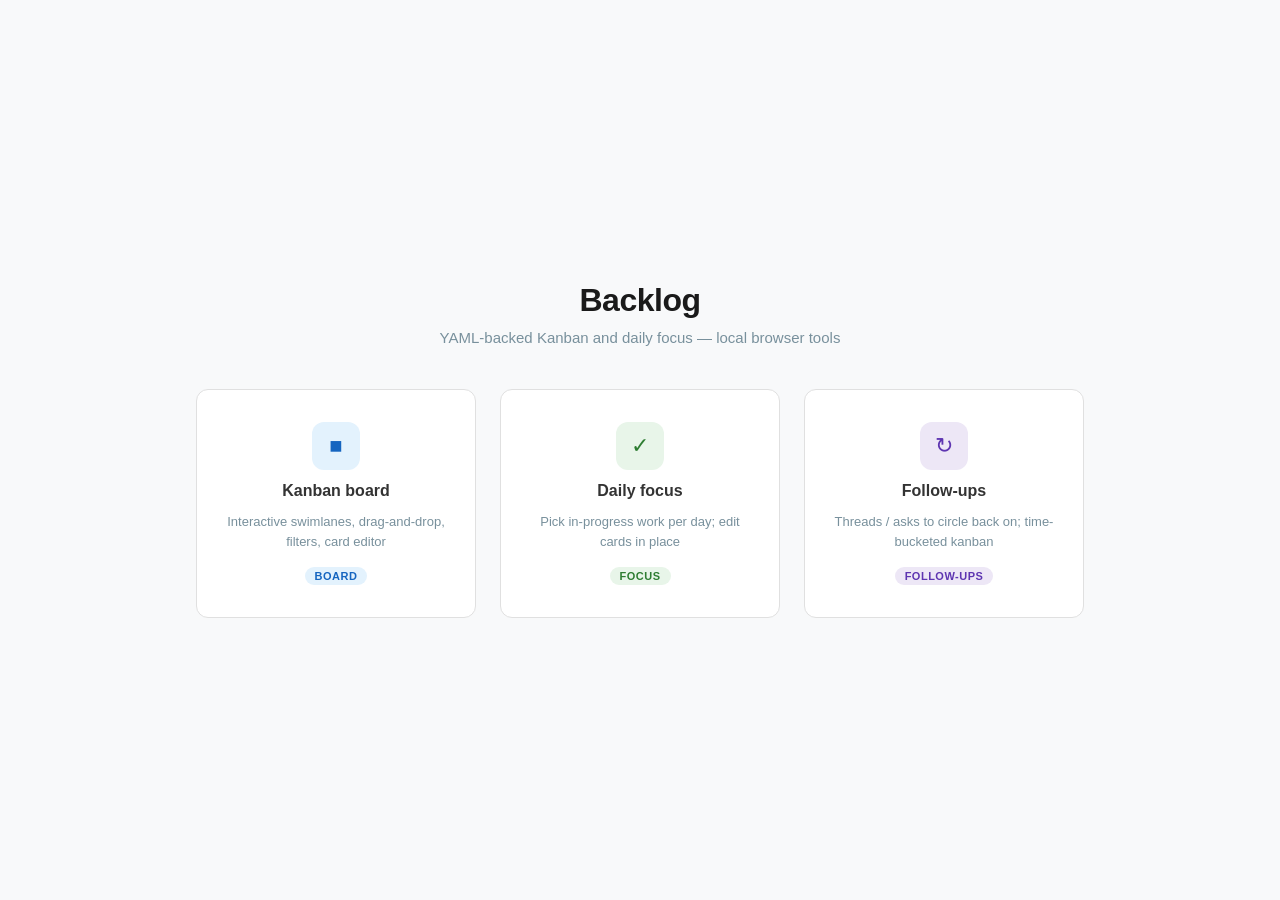
<file: index.html>
<!DOCTYPE html>
<html lang="en">
<head>
<meta charset="utf-8">
<meta name="viewport" content="width=device-width, initial-scale=1">
<title>Backlog</title>
<style>
*,*::before,*::after{box-sizing:border-box;margin:0;padding:0}
body{font-family:-apple-system,BlinkMacSystemFont,'Segoe UI',Roboto,Helvetica,Arial,sans-serif;background:#f8f9fa;color:#333;min-height:100vh;display:flex;flex-direction:column;align-items:center;justify-content:center}
.container{text-align:center;max-width:1000px;padding:40px 24px}
h1{font-size:32px;font-weight:700;color:#1a1a1a;letter-spacing:-.5px}
.subtitle{font-size:15px;color:#78909c;margin-top:8px;line-height:1.5}
.cards{display:flex;gap:24px;margin-top:40px;flex-wrap:wrap;justify-content:center}
.card{flex:1;min-width:220px;max-width:280px;padding:32px 24px;background:#fff;border-radius:12px;border:1px solid #e0e0e0;text-decoration:none;color:#333;transition:all .2s;cursor:pointer;display:flex;flex-direction:column;align-items:center;gap:12px}
.card:hover{border-color:#90a4ae;box-shadow:0 4px 20px rgba(0,0,0,.08);transform:translateY(-2px)}
.card-icon{width:48px;height:48px;border-radius:12px;display:flex;align-items:center;justify-content:center;font-size:22px}
.card-icon.board{background:#e3f2fd;color:#1565c0}
.card-icon.focus{background:#e8f5e9;color:#2e7d32}
.card-icon.followup{background:#ede7f6;color:#5e35b1}
.card-title{font-size:16px;font-weight:600}
.card-desc{font-size:13px;color:#78909c;line-height:1.5}
.card-env{display:inline-block;padding:3px 10px;border-radius:10px;font-size:11px;font-weight:600;text-transform:uppercase;letter-spacing:.5px;margin-top:4px}
.card-env.board{background:#e3f2fd;color:#1565c0}
.card-env.focus{background:#e8f5e9;color:#2e7d32}
.card-env.followup{background:#ede7f6;color:#5e35b1}
.hint{margin-top:32px;font-size:13px;color:#90a4ae;max-width:36rem;line-height:1.5}
.hint code{font-size:12px;background:#eceff1;padding:2px 6px;border-radius:4px}
.file-warn{display:none;margin:0 0 20px 0;max-width:40rem;padding:14px 16px;background:#ffebee;border:1px solid #ef9a9a;border-radius:10px;color:#b71c1c;font-size:14px;line-height:1.5;text-align:left}
.file-warn code{font-size:13px;background:#ffcdd2;padding:2px 6px;border-radius:4px}
.file-warn strong{display:block;margin-bottom:6px}
</style>
</head>
<body>
<div class="container">
  <h1>Backlog</h1>
  <p class="subtitle">YAML-backed Kanban and daily focus — local browser tools</p>
  <div class="cards">
    <a class="card" href="board.html">
      <div class="card-icon board">&#9632;</div>
      <div class="card-title">Kanban board</div>
      <div class="card-desc">Interactive swimlanes, drag-and-drop, filters, card editor</div>
      <span class="card-env board">Board</span>
    </a>
    <a class="card" href="focus.html">
      <div class="card-icon focus">&#10003;</div>
      <div class="card-title">Daily focus</div>
      <div class="card-desc">Pick in-progress work per day; edit cards in place</div>
      <span class="card-env focus">Focus</span>
    </a>
    <a class="card" href="follow_ups.html">
      <div class="card-icon followup">&#8635;</div>
      <div class="card-title">Follow-ups</div>
      <div class="card-desc">Threads / asks to circle back on; time-bucketed kanban</div>
      <span class="card-env followup">Follow-ups</span>
    </a>
  </div>
</div>
</body>
</html>
</file>
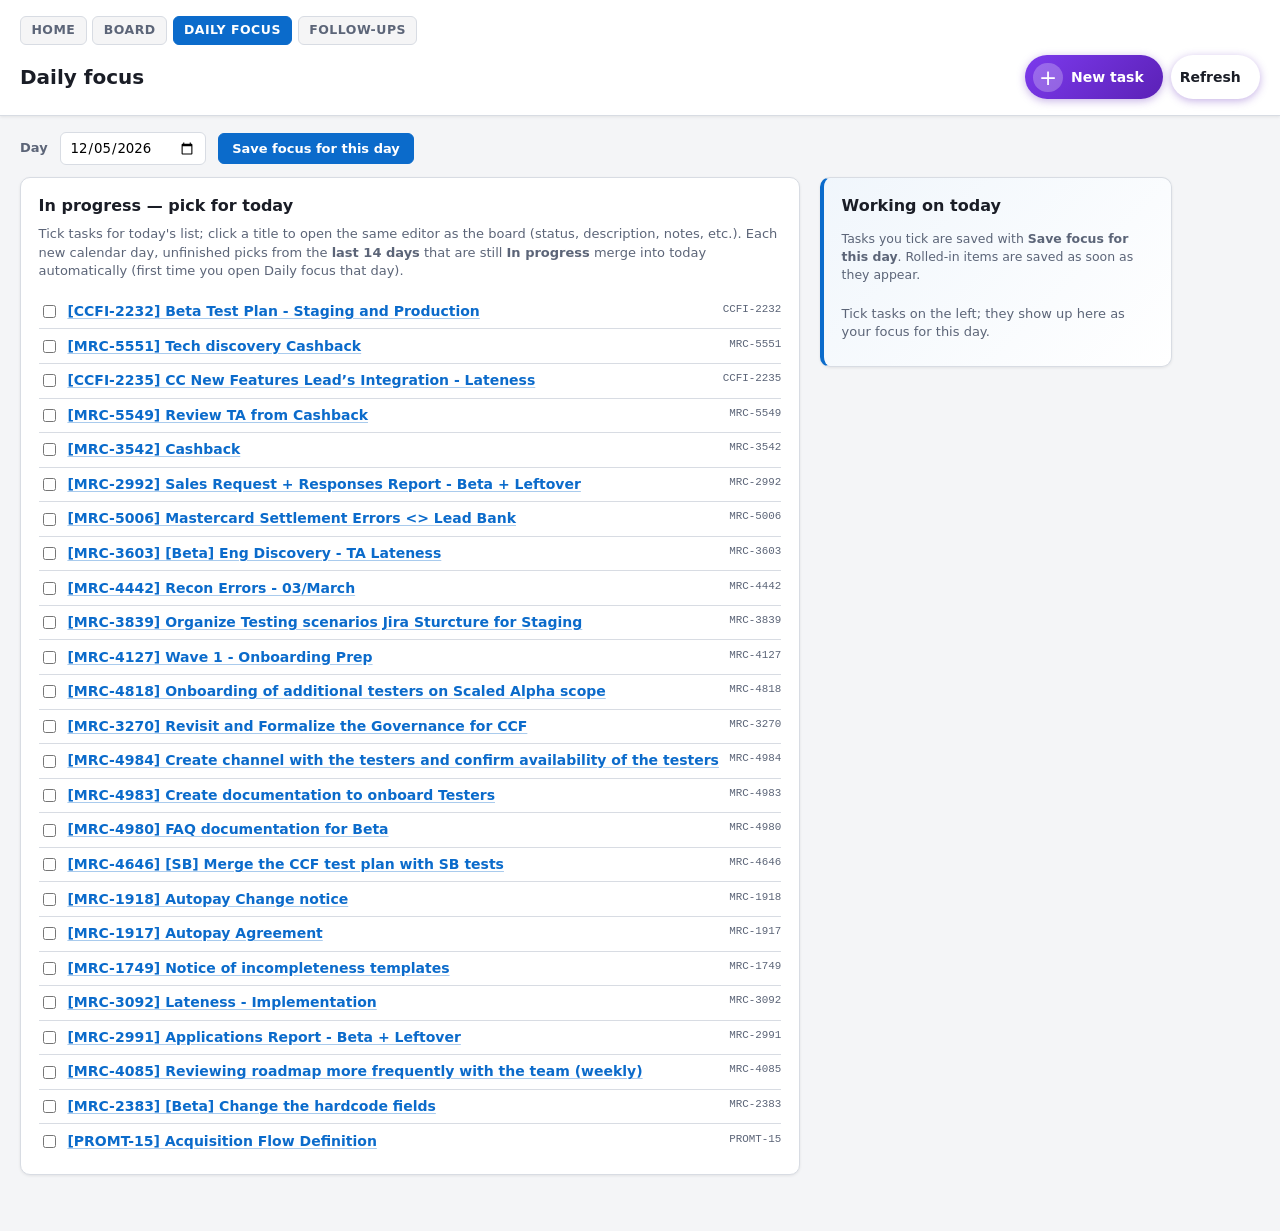
<file: focus.html>
<!DOCTYPE html>
<html lang="en">
<head>
  <meta charset="utf-8">
  <meta name="viewport" content="width=device-width, initial-scale=1">
  <title>Daily focus — Backlog</title>
  <link rel="stylesheet" href="board_styles.css?v=dense-1">
  <link rel="stylesheet" href="focus_styles.css?v=5-priority">
</head>
<body>
  <div id="load-error" class="error-banner"></div>
  <header>
    <nav class="app-pages" aria-label="Pages">
      <a href="index.html" class="app-page-link">Home</a>
      <a href="board.html" class="app-page-link">Board</a>
      <a href="focus.html" class="app-page-link is-current">Daily focus</a>
      <a href="follow_ups.html" class="app-page-link">Follow-ups</a>
    </nav>
    <div class="header-title-row">
      <h1>Daily focus</h1>
      <div style="display:flex;gap:0.5rem;flex-wrap:wrap;">
        <button type="button" class="btn-add-card-main" id="btn-open-add-task" aria-label="New task" title="New task (same list as Board)">
          <span class="btn-add-card-icon" aria-hidden="true">+</span>
          <span class="btn-add-card-label">New task</span>
        </button>
        <button type="button" class="btn-add-card-main" id="btn-refresh" style="border-color:var(--border);background:var(--surface);color:var(--text);" title="Reload from board-data.json + browser storage">
          <span class="btn-add-card-label">Refresh</span>
        </button>
      </div>
    </div>
  </header>

  <main class="focus-main">
    <div class="focus-toolbar">
      <label for="focus-date">Day</label>
      <input type="date" id="focus-date" autocomplete="off" />
      <button type="button" class="primary" id="btn-save-focus">Save focus for this day</button>
      <span id="focus-save-status" class="focus-save-status" aria-live="polite"></span>
    </div>

    <div class="focus-columns">
      <section class="focus-panel focus-panel--pool" aria-labelledby="in-progress-heading">
        <h2 id="in-progress-heading">In progress — pick for today</h2>
        <p class="focus-panel-lead">Tick tasks for today's list; click a title to open the same editor as the board (status, description, notes, etc.). Each new calendar day, unfinished picks from the <strong>last 14 days</strong> that are still <strong>In progress</strong> merge into today automatically (first time you open Daily focus that day).</p>
        <div id="in-progress-list"></div>
      </section>

      <section class="focus-panel focus-panel--working" aria-labelledby="working-heading">
        <div class="focus-working-head">
          <h2 id="working-heading">Working on today</h2>
          <span id="focus-working-count" class="focus-working-count" aria-live="polite"></span>
        </div>
        <p class="focus-panel-lead focus-panel-lead--muted">Tasks you tick are saved with <strong>Save focus for this day</strong>. Rolled-in items are saved as soon as they appear.</p>
        <div id="focus-selected-summary" class="focus-working-list"></div>
      </section>
    </div>
  </main>

  <div id="modal-backdrop" class="modal-backdrop" aria-hidden="true">
    <div class="modal" role="dialog" aria-modal="true" aria-labelledby="modal-dialog-heading">
      <div class="modal-head">
        <h2 id="modal-dialog-heading">Edit card</h2>
      </div>
      <div class="modal-body">
        <label for="modal-title-input">Title</label>
        <input type="text" id="modal-title-input" class="modal-title-input" autocomplete="off" placeholder="Card title" />

        <label for="modal-front">Label (front)</label>
        <select id="modal-front" autocomplete="off"></select>

        <label for="modal-priority">Priority</label>
        <select id="modal-priority" autocomplete="off">
          <option value="critical">Critical</option>
          <option value="urgent">Urgent</option>
          <option value="medium">Medium</option>
          <option value="backlog">Low</option>
          <option value="next_steps">Next step</option>
        </select>

        <label for="modal-status">Status (workflow)</label>
        <select id="modal-status" autocomplete="off">
          <option value="backlog">Backlog</option>
          <option value="selected_for_development">Selected for development</option>
          <option value="in_progress">In progress</option>
          <option value="in_review">In review</option>
          <option value="blocked">Blocked</option>
          <option value="done">Done</option>
          <option value="canceled">Canceled</option>
        </select>

        <label for="modal-description">Description</label>
        <textarea id="modal-description" rows="6" autocomplete="off"></textarea>

        <label for="modal-dod">Definition of done</label>
        <textarea id="modal-dod" rows="3" autocomplete="off"></textarea>

        <label for="modal-due">Due date</label>
        <input type="date" id="modal-due" autocomplete="off" />

        <label for="modal-context">Context (local notes only)</label>
        <textarea id="modal-context" rows="3" placeholder="Not synced anywhere — your working notes" autocomplete="off"></textarea>

        <label>Links &amp; sources</label>
        <div id="modal-links" class="links"></div>
      </div>
      <div class="modal-foot">
        <button type="button" id="btn-modal-reset-desc">Reset description to source</button>
        <button type="button" class="danger" id="btn-modal-reset-all">Reset all local edits</button>
        <button type="button" class="danger" id="btn-modal-remove-from-board">Remove from board…</button>
        <button type="button" id="btn-modal-close">Cancel</button>
        <button type="button" class="primary" id="btn-modal-save">Save</button>
      </div>
    </div>
  </div>

  <div id="add-modal-backdrop" class="modal-backdrop" aria-hidden="true">
    <div class="modal" role="dialog" aria-modal="true" aria-labelledby="add-modal-title">
      <div class="modal-head">
        <h2 id="add-modal-title">Add task</h2>
      </div>
      <div class="modal-body">
        <label for="add-title">Title</label>
        <input type="text" id="add-title" autocomplete="off" placeholder="Short title" />

        <label for="add-description">Description</label>
        <textarea id="add-description" rows="4" autocomplete="off"></textarea>

        <label for="add-front">Label (front)</label>
        <select id="add-front" autocomplete="off"></select>

        <label for="add-priority">Priority</label>
        <select id="add-priority" autocomplete="off">
          <option value="critical">Critical</option>
          <option value="urgent" selected>Urgent</option>
          <option value="medium">Medium</option>
          <option value="backlog">Low</option>
          <option value="next_steps">Next step</option>
        </select>

        <label for="add-status">Status</label>
        <select id="add-status" autocomplete="off">
          <option value="backlog">Backlog</option>
          <option value="selected_for_development">Selected for development</option>
          <option value="in_progress" selected>In progress</option>
          <option value="in_review">In review</option>
          <option value="blocked">Blocked</option>
          <option value="done">Done</option>
          <option value="canceled">Canceled</option>
        </select>

        <label for="add-dod">Definition of done (optional)</label>
        <textarea id="add-dod" rows="2" autocomplete="off"></textarea>

        <label for="add-people">People (optional, comma-separated)</label>
        <input type="text" id="add-people" autocomplete="off" placeholder="Name, Name" />
      </div>
      <div class="modal-foot">
        <button type="button" id="btn-add-cancel">Cancel</button>
        <button type="button" class="primary" id="btn-add-save">Add task</button>
      </div>
    </div>
  </div>

  <script src="backlog_shared.js" defer></script>
  <script src="backlog_card_editor.js?v=1" defer></script>
  <script src="focus_app.js?v=9-priority" defer></script>
</body>
</html>
</file>
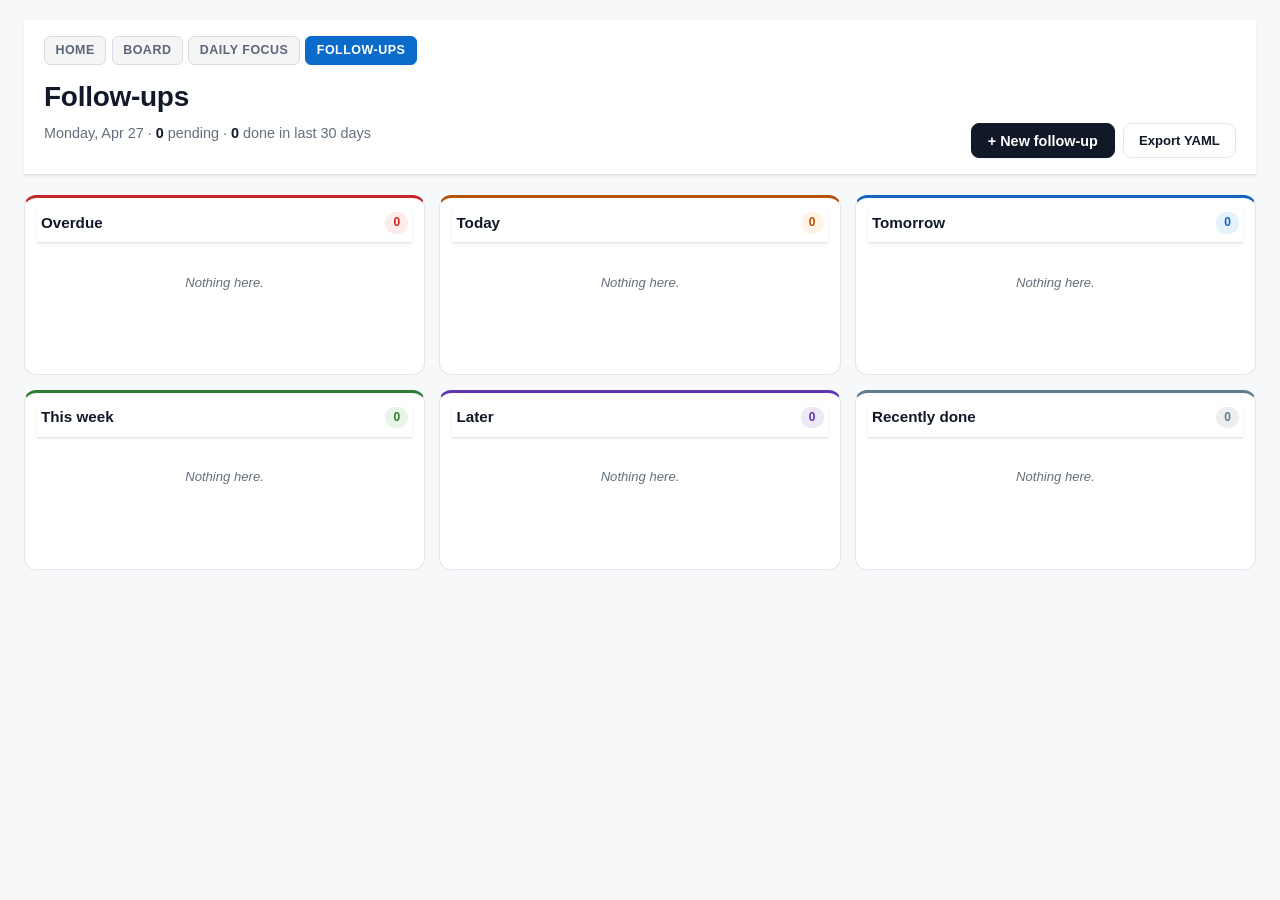
<file: follow_ups.html>
<!DOCTYPE html>
<html lang="en">
<head>
  <meta charset="utf-8">
  <meta name="viewport" content="width=device-width, initial-scale=1">
  <title>Follow-ups — Backlog</title>
  <link rel="stylesheet" href="board_styles.css?v=dense-1">
  <link rel="stylesheet" href="follow_up_styles.css?v=3">
</head>
<body class="fu-body">
  <header class="fu-page-head">
    <nav class="app-pages" aria-label="Pages">
      <a href="index.html" class="app-page-link">Home</a>
      <a href="board.html" class="app-page-link">Board</a>
      <a href="focus.html" class="app-page-link">Daily focus</a>
      <a href="follow_ups.html" class="app-page-link is-current">Follow-ups</a>
    </nav>
    <div class="fu-header-row">
      <div>
        <h1>Follow-ups</h1>
        <p class="fu-lead" id="fu-lead">Monday Apr 27 · loading…</p>
      </div>
      <div class="fu-header-actions">
        <button type="button" class="fu-add-btn" id="fu-add-open">+ New follow-up</button>
        <button type="button" class="fu-secondary-btn" id="fu-export-open" title="Copy the YAML for all items (for backup / git)">Export YAML</button>
      </div>
    </div>
  </header>

  <main class="fu-board" id="fu-board">
    <section class="fu-col fu-col--overdue" data-bucket="overdue">      <header class="fu-col-head"><h2>Overdue</h2><span class="fu-col-count" data-count-for="overdue">0</span></header>      <div class="fu-col-body" data-body-for="overdue"></div>    </section>
    <section class="fu-col fu-col--today" data-bucket="today">      <header class="fu-col-head"><h2>Today</h2><span class="fu-col-count" data-count-for="today">0</span></header>      <div class="fu-col-body" data-body-for="today"></div>    </section>
    <section class="fu-col fu-col--tomorrow" data-bucket="tomorrow">      <header class="fu-col-head"><h2>Tomorrow</h2><span class="fu-col-count" data-count-for="tomorrow">0</span></header>      <div class="fu-col-body" data-body-for="tomorrow"></div>    </section>
    <section class="fu-col fu-col--this_week" data-bucket="this_week">      <header class="fu-col-head"><h2>This week</h2><span class="fu-col-count" data-count-for="this_week">0</span></header>      <div class="fu-col-body" data-body-for="this_week"></div>    </section>
    <section class="fu-col fu-col--later" data-bucket="later">      <header class="fu-col-head"><h2>Later</h2><span class="fu-col-count" data-count-for="later">0</span></header>      <div class="fu-col-body" data-body-for="later"></div>    </section>
    <section class="fu-col fu-col--done" data-bucket="done">      <header class="fu-col-head"><h2>Recently done</h2><span class="fu-col-count" data-count-for="done">0</span></header>      <div class="fu-col-body" data-body-for="done"></div>    </section>
  </main>

  <dialog id="fu-edit-dialog" class="fu-dialog">
    <form method="dialog" class="fu-form" id="fu-edit-form">
      <h2 id="fu-edit-title">New follow-up</h2>
      <label>Title
        <input type="text" name="title" required autocomplete="off" placeholder="Reply to Davi re: Staging issues">
      </label>
      <label>Link (Slack thread / Jira / doc)
        <input type="url" name="url" autocomplete="off" placeholder="https://nubank.slack.com/...">
      </label>
      <label>Context (optional)
        <input type="text" name="context" autocomplete="off" placeholder="waiting on PR review">
      </label>
      <label>People (optional, comma-separated)
        <input type="text" name="people" autocomplete="off" placeholder="Davi Melazo, Viotti">
      </label>
      <label>Follow up on
        <input type="date" name="follow_up_on" required>
      </label>
      <div class="fu-form-actions">
        <button type="button" class="fu-danger-btn" id="fu-edit-delete" hidden>Delete</button>
        <span class="fu-spacer"></span>
        <button type="button" id="fu-edit-close">Cancel</button>
        <button type="button" class="fu-primary-btn" id="fu-edit-save">Save</button>
      </div>
    </form>
  </dialog>

  <dialog id="fu-export-dialog" class="fu-dialog">
    <form method="dialog" class="fu-form">
      <h2>Export follow-ups</h2>
      <p class="fu-form-hint">Paste this into <code>follow_ups.yaml</code> (or save to disk) to back up your browser state to git.</p>
      <textarea id="fu-export-text" rows="14" readonly spellcheck="false"></textarea>
      <div class="fu-form-actions">
        <span class="fu-spacer"></span>
        <button type="button" id="fu-export-copy" class="fu-primary-btn">Copy to clipboard</button>
        <button type="button" id="fu-export-close">Close</button>
      </div>
    </form>
  </dialog>

  <div id="fu-toast" class="fu-toast" role="status" aria-live="polite"></div>

  <script src="follow_ups.js?v=3" defer></script>
</body>
</html>
</file>
<file: board_styles.css>
/* Light Kanban board — used by BOARD.html + board_app.js */
:root {
  --bg: #f4f5f7;
  --surface: #ffffff;
  --border: #d8dce3;
  --text: #1a1d26;
  --muted: #5c6578;
  --accent: #0b6bcb;
  --front-bg: #e3f2e9;
  --front-text: #1b5e3a;
  --source-bg: #e8eef9;
  --shadow: 0 1px 3px rgba(0, 0, 0, 0.08);
  --drag-outline: #0b6bcb;
}

* {
  box-sizing: border-box;
}

body {
  margin: 0;
  font-family: ui-sans-serif, system-ui, -apple-system, "Segoe UI", Roboto, sans-serif;
  background: var(--bg);
  color: var(--text);
  line-height: 1.45;
  min-height: 100vh;
}

.header-title-row {
  display: flex;
  align-items: center;
  justify-content: space-between;
  gap: 1rem;
  flex-wrap: wrap;
}

.header-title-row h1 {
  margin: 0;
  font-size: 1.25rem;
  font-weight: 600;
}

.app-pages {
  display: flex;
  flex-wrap: wrap;
  gap: 0.35rem;
  margin-bottom: 0.65rem;
}

.app-page-link {
  font-size: 0.78rem;
  font-weight: 700;
  text-transform: uppercase;
  letter-spacing: 0.04em;
  padding: 0.28rem 0.65rem;
  border-radius: 6px;
  border: 1px solid var(--border);
  color: var(--muted);
  text-decoration: none;
  background: rgba(15, 23, 42, 0.04);
}

.app-page-link:hover {
  color: var(--text);
  border-color: var(--accent);
}

.app-page-link.is-current {
  color: #fff;
  background: var(--accent);
  border-color: var(--accent);
}

header {
  padding: 1rem 1.25rem;
  border-bottom: 1px solid var(--border);
  background: var(--surface);
  box-shadow: var(--shadow);
}

header h1 {
  margin: 0 0 0.35rem 0;
  font-size: 1.25rem;
  font-weight: 600;
}

header .sub {
  margin: 0;
  color: var(--muted);
  font-size: 0.8125rem;
  max-width: 52rem;
}

.view-tabs {
  display: flex;
  flex-wrap: wrap;
  gap: 0.4rem;
  margin: 0.75rem 0 0 0;
  padding: 0;
}

.view-tab {
  font-family: inherit;
  font-size: 0.8125rem;
  font-weight: 600;
  padding: 0.4rem 0.9rem;
  border-radius: 8px;
  border: 1px solid var(--border);
  background: var(--surface);
  color: var(--text);
  cursor: pointer;
  transition: background 0.12s ease, border-color 0.12s ease;
}

.view-tab:hover {
  background: var(--bg);
}

.view-tab.is-active {
  background: #ede9fe;
  border-color: #a78bfa;
  color: #4c1d95;
}

.view-tab:focus-visible {
  outline: 2px solid var(--accent);
  outline-offset: 2px;
}

header .warn {
  margin: 0.5rem 0 0 0;
  padding: 0.5rem 0.65rem;
  background: #fff8e6;
  border: 1px solid #f0d78c;
  border-radius: 6px;
  font-size: 0.78rem;
  color: #5c4a1a;
  max-width: 52rem;
}

.filter-bar {
  margin-top: 1rem;
  padding-top: 1rem;
  border-top: 1px solid var(--border);
  display: flex;
  flex-wrap: wrap;
  align-items: flex-end;
  gap: 1rem 1.5rem;
}

.filter-group {
  display: flex;
  flex-direction: column;
  gap: 0.35rem;
}

.filter-group label {
  font-size: 0.72rem;
  font-weight: 700;
  text-transform: uppercase;
  letter-spacing: 0.04em;
  color: var(--muted);
}

.filter-group select {
  min-width: 14rem;
  padding: 0.45rem 0.6rem;
  font-size: 0.875rem;
  font-family: inherit;
  border: 1px solid var(--border);
  border-radius: 6px;
  background: var(--surface);
  color: var(--text);
}

.filter-summary {
  margin: 0;
  flex: 1 1 12rem;
  font-size: 0.8rem;
  color: var(--muted);
  align-self: center;
}

.board.swimlane-board {
  padding: 1rem 1.25rem 2rem;
  overflow-x: auto;
}

.swimlane-matrix {
  display: flex;
  flex-direction: column;
  gap: 0.75rem;
  width: 100%;
  min-width: 0;
  max-width: 100%;
}

.swimlane-intro {
  margin: 0;
  font-size: 0.78rem;
  color: var(--muted);
  line-height: 1.45;
  max-width: 52rem;
}

.swimlane-band.swim-priority-block {
  width: 100%;
  min-width: 0;
}

.priority-column-inner {
  display: flex;
  flex-direction: column;
  gap: 0;
  flex: 1;
  min-height: 0;
}

.priority-front-subsection {
  display: flex;
  flex-direction: column;
  gap: 0;
  min-height: 0;
  border: 1px solid var(--border);
  border-radius: 8px;
  overflow: hidden;
  background: rgba(255, 255, 255, 0.65);
  margin: 0.5rem 0.6rem;
}

.priority-front-subsection + .priority-front-subsection {
  margin-top: 0.55rem;
}

.priority-front-subsection.is-collapsed .priority-front-subsection-body {
  display: none;
}

.priority-front-subsection .priority-front-collapsed-hint {
  display: none;
}

.priority-front-subsection.is-collapsed .priority-front-collapsed-hint {
  display: block;
}

.priority-front-subsection.session-drop-target {
  outline: 2px dashed var(--drag-outline);
  outline-offset: -2px;
  background: rgba(238, 246, 255, 0.95);
}

.priority-front-subhead {
  padding: 0.4rem 0.65rem 0.4rem 0.55rem;
  background: linear-gradient(90deg, rgba(15, 23, 42, 0.045) 0%, rgba(15, 23, 42, 0.01) 70%, #ffffff 100%);
  border-bottom: 1px solid var(--border);
  gap: 0.5rem;
}

.priority-front-subhead .session-title-text::before {
  width: 0.4rem;
  height: 0.4rem;
  background: var(--muted);
  opacity: 0.7;
  margin-right: 0.45rem;
}

.priority-front-subhead .priority-front-subhead-title {
  font-size: 0.7rem;
  font-weight: 700;
  letter-spacing: 0.05em;
  color: var(--muted);
}

.priority-front-subhead .session-count {
  background: rgba(15, 23, 42, 0.08);
  color: var(--text);
  font-size: 0.65rem;
  box-shadow: none;
}

.priority-inner-label-row {
  display: grid;
  grid-template-columns: repeat(7, 1fr);
  gap: 0.25rem;
  padding: 0.35rem 0.4rem 0;
  background: rgba(15, 23, 42, 0.03);
  border-bottom: 1px solid var(--border);
}

.priority-inner-label {
  display: flex;
  flex-direction: column;
  align-items: center;
  gap: 0.2rem;
  padding: 0.35rem 0.2rem;
  text-align: center;
  border-radius: 6px 6px 0 0;
  background: #fff;
  border: 1px solid var(--border);
  border-bottom: none;
}

.priority-inner-label-text {
  font-size: 0.62rem;
  font-weight: 700;
  text-transform: uppercase;
  letter-spacing: 0.04em;
  color: var(--muted);
  line-height: 1.2;
}

.priority-inner-count {
  font-size: 0.65rem;
}

.priority-status-grid {
  display: grid;
  grid-template-columns: repeat(7, minmax(0, 1fr));
  gap: 0.45rem;
  padding: 0.45rem 0.5rem 0.6rem;
  align-items: start;
  flex: 1;
}

.swim-cell.session-cards {
  padding: 0.35rem;
  min-height: 52px;
  border-radius: 8px;
  background: rgba(255, 255, 255, 0.65);
  border: 1px dashed rgba(90, 100, 120, 0.2);
}

.count {
  background: var(--bg);
  padding: 0.12rem 0.45rem;
  border-radius: 999px;
  font-size: 0.72rem;
  font-weight: 600;
  color: var(--text);
}

.swim-priority-block.priority-session {
  --tier-color: #78909c;
  --tier-soft: rgba(120, 144, 156, 0.08);
  --tier-softer: rgba(120, 144, 156, 0.04);
  display: flex;
  flex-direction: column;
  border: 1px solid var(--border);
  border-radius: 12px;
  overflow: hidden;
  background: #fafbfd;
  box-shadow: var(--shadow);
}

.swim-priority-block.priority-session[data-priority-tier="critical"] {
  --tier-color: #c62828;
  --tier-soft: rgba(198, 40, 40, 0.1);
  --tier-softer: rgba(198, 40, 40, 0.04);
  border-left: 4px solid var(--tier-color);
}

.swim-priority-block.priority-session[data-priority-tier="urgent"] {
  --tier-color: #f57c00;
  --tier-soft: rgba(245, 124, 0, 0.11);
  --tier-softer: rgba(245, 124, 0, 0.04);
  border-left: 4px solid var(--tier-color);
}

.swim-priority-block.priority-session[data-priority-tier="medium"] {
  --tier-color: #00897b;
  --tier-soft: rgba(0, 137, 123, 0.1);
  --tier-softer: rgba(0, 137, 123, 0.04);
  border-left: 4px solid var(--tier-color);
}

.swim-priority-block.priority-session[data-priority-tier="backlog"] {
  --tier-color: #78909c;
  --tier-soft: rgba(120, 144, 156, 0.11);
  --tier-softer: rgba(120, 144, 156, 0.04);
  border-left: 4px solid var(--tier-color);
}

.swim-priority-block.priority-session[data-priority-tier="next_steps"] {
  --tier-color: #1565c0;
  --tier-soft: rgba(21, 101, 192, 0.1);
  --tier-softer: rgba(21, 101, 192, 0.04);
  border-left: 4px solid var(--tier-color);
}

.swim-label-block.swim-priority-block.priority-session {
  --tier-color: #6a1b9a;
  --tier-soft: rgba(106, 27, 154, 0.1);
  --tier-softer: rgba(106, 27, 154, 0.04);
  border-left: 4px solid var(--tier-color);
}

.swimlane-empty {
  margin: 0;
  padding: 1rem;
  font-size: 0.85rem;
  color: var(--muted);
  text-align: center;
  border: 1px dashed var(--border);
  border-radius: 8px;
  background: var(--surface);
}

.session-header-row {
  display: flex;
  align-items: center;
  gap: 0.55rem;
  padding: 0.55rem 0.85rem 0.55rem 0.7rem;
  background: linear-gradient(90deg, var(--tier-soft, rgba(15, 23, 42, 0.04)) 0%, var(--tier-softer, rgba(15, 23, 42, 0.015)) 55%, #ffffff 100%);
  border-bottom: 1px solid var(--border);
}

.session-header-row.session-section-header {
  cursor: pointer;
  user-select: none;
  transition: background 0.15s ease, box-shadow 0.15s ease;
}

.session-header-row.session-section-header:hover {
  background: linear-gradient(90deg, var(--tier-soft, rgba(15, 23, 42, 0.08)) 0%, var(--tier-softer, rgba(15, 23, 42, 0.03)) 60%, #ffffff 100%);
}

.session-header-row.session-section-header:focus-visible {
  outline: 2px solid var(--accent);
  outline-offset: -2px;
}

.session-toggle {
  width: 1.4rem;
  height: 1.4rem;
  font-size: 0.62rem;
  border: none;
  background: transparent;
  color: var(--muted);
  border-radius: 999px;
  transition: background 0.12s ease, color 0.12s ease, transform 0.18s ease;
}

.session-toggle:hover {
  background: rgba(15, 23, 42, 0.08);
  color: var(--text);
}

.session-header-row.session-section-header .session-title-text::before {
  content: "";
  display: inline-block;
  width: 0.5rem;
  height: 0.5rem;
  border-radius: 50%;
  background: var(--tier-color, var(--muted));
  margin-right: 0.5rem;
  vertical-align: middle;
  transform: translateY(-1px);
  box-shadow: 0 0 0 2px rgba(255, 255, 255, 0.75);
}

.session-title-text {
  flex: 1;
  min-width: 0;
  font-size: 0.78rem;
  font-weight: 700;
  text-transform: uppercase;
  letter-spacing: 0.06em;
  color: var(--text);
  white-space: nowrap;
  overflow: hidden;
  text-overflow: ellipsis;
}

.session-count {
  flex-shrink: 0;
  background: var(--tier-color, var(--muted));
  color: #fff;
  font-size: 0.68rem;
  font-weight: 700;
  padding: 0.15rem 0.55rem;
  border-radius: 999px;
  min-width: 1.6rem;
  text-align: center;
  letter-spacing: 0.02em;
  box-shadow: 0 1px 2px rgba(0, 0, 0, 0.08);
}

.session-cards {
  display: flex;
  flex-direction: column;
  gap: 0.45rem;
  transition: background 0.15s, outline 0.15s;
}

.session-cards.drag-over {
  background: #eef6ff;
  outline: 2px dashed var(--drag-outline);
  outline-offset: -3px;
  border-radius: 6px;
}

.swim-priority-block.priority-session.is-collapsed .priority-column-inner {
  display: none;
}

.swim-priority-block.priority-session.is-collapsed .session-collapsed-hint {
  display: block;
}

.swim-priority-block.priority-session.session-drop-target {
  outline: 2px dashed var(--drag-outline);
  outline-offset: -2px;
  background: #eef6ff;
}

.session-collapsed-hint {
  display: none;
  margin: 0;
  padding: 0.4rem 0.65rem;
  font-size: 0.72rem;
  color: var(--muted);
  background: var(--surface);
  border-top: 1px solid var(--border);
}

.swim-cell .empty-hint {
  margin: 0.2rem 0;
}

.empty-hint {
  margin: 0.5rem;
  color: var(--muted);
  font-size: 0.8rem;
  text-align: center;
}

.card {
  background: var(--surface);
  border: 1px solid var(--border);
  border-radius: 8px;
  padding: 0.65rem 0.75rem;
  cursor: grab;
  box-shadow: var(--shadow);
  transition: box-shadow 0.15s, transform 0.1s, background 0.15s ease;
}

/* Status tint (same data in both board views) */
.card[data-status="backlog"] {
  background: #eceff4;
  border-color: #c5cad4;
}

.card[data-status="done"] {
  background: #dcedc8;
  border-color: #9ccc65;
}

.card[data-status="canceled"] {
  background: #f3e5f5;
  border-color: #ce93d8;
}

.card[data-status="in_progress"] {
  background: #e3f2fd;
  border-color: #90caf9;
}

.card[data-status="selected_for_development"] {
  background: #e8eaf6;
  border-color: #9fa8da;
}

.card[data-status="in_review"] {
  background: #fff3e0;
  border-color: #ffb74d;
}

.card[data-status="blocked"] {
  background: #ffebee;
  border-color: #ef9a9a;
}

.card:active {
  cursor: grabbing;
}

.card.dragging {
  opacity: 0.55;
  box-shadow: 0 8px 24px rgba(0, 0, 0, 0.12);
}

.card-title {
  margin: 0 0 0.45rem 0;
  font-size: 0.875rem;
  font-weight: 600;
  line-height: 1.3;
  display: -webkit-box;
  -webkit-line-clamp: 2;
  -webkit-box-orient: vertical;
  overflow: hidden;
}

.card-row {
  font-size: 0.75rem;
  margin-bottom: 0.28rem;
  color: var(--muted);
  display: flex;
  flex-wrap: wrap;
  gap: 0.25rem;
  align-items: center;
}

.card-row:last-child {
  margin-bottom: 0;
}

.chip {
  display: inline-block;
  font-size: 0.68rem;
  font-weight: 600;
  padding: 0.15rem 0.4rem;
  border-radius: 4px;
  text-transform: uppercase;
  letter-spacing: 0.03em;
}

.chip-source {
  background: var(--source-bg);
  color: #243a5e;
}

.chip-front {
  background: var(--front-bg);
  color: var(--front-text);
}

.chip-priority {
  background: #fdecea;
  color: #8b1a1a;
  font-weight: 700;
}

.chip-priority[data-priority="urgent"] {
  background: #fff3e0;
  color: #b35c00;
}

.chip-priority[data-priority="medium"] {
  background: #e0f2f1;
  color: #00695c;
  font-weight: 600;
}

.chip-priority[data-priority="backlog"] {
  background: #eceff4;
  color: var(--muted);
  font-weight: 600;
}

.chip-priority[data-priority="next_steps"] {
  background: #e8f4fd;
  color: #0b5cab;
  font-weight: 600;
}

.chip-status-mini {
  background: #f0f1f4;
  color: var(--muted);
  font-weight: 600;
  font-size: 0.65rem;
}

.btn-add-card-main {
  display: inline-flex;
  align-items: center;
  gap: 0.5rem;
  padding: 0.45rem 0.95rem 0.45rem 0.55rem;
  border: none;
  border-radius: 999px;
  background: linear-gradient(135deg, #7c3aed 0%, #5b21b6 100%);
  color: #fff;
  font-family: inherit;
  font-size: 0.875rem;
  font-weight: 600;
  cursor: pointer;
  box-shadow: 0 2px 8px rgba(91, 33, 182, 0.35);
  flex-shrink: 0;
}

.btn-add-card-main:hover {
  filter: brightness(1.08);
}

.btn-add-card-main:focus-visible {
  outline: 2px solid var(--accent);
  outline-offset: 2px;
}

.btn-add-card-icon {
  display: flex;
  align-items: center;
  justify-content: center;
  width: 1.85rem;
  height: 1.85rem;
  border-radius: 50%;
  background: rgba(255, 255, 255, 0.25);
  font-size: 1.35rem;
  font-weight: 300;
  line-height: 1;
}

.btn-add-card-label {
  padding-right: 0.25rem;
}

.column-title-row {
  display: flex;
  align-items: center;
  gap: 0.35rem;
  padding: 0.65rem 0.85rem;
  border-bottom: 1px solid var(--border);
}

.column-toggle {
  flex-shrink: 0;
  width: 2rem;
  height: 2rem;
  padding: 0;
  border: 1px solid var(--border);
  border-radius: 6px;
  background: var(--surface);
  color: var(--text);
  font-size: 0.75rem;
  cursor: pointer;
  display: flex;
  align-items: center;
  justify-content: center;
}

.column-toggle:hover {
  background: var(--bg);
}

.column-toggle:focus-visible {
  outline: 2px solid var(--accent);
  outline-offset: 1px;
}

.column-title-text {
  margin: 0;
  flex: 1;
  font-size: 0.72rem;
  font-weight: 700;
  text-transform: uppercase;
  letter-spacing: 0.05em;
  color: var(--muted);
  display: flex;
  align-items: center;
  justify-content: space-between;
  gap: 0.5rem;
}

.modal-body select {
  width: 100%;
  padding: 0.5rem 0.6rem;
  border: 1px solid var(--border);
  border-radius: 6px;
  font-family: inherit;
  font-size: 0.875rem;
  background: var(--surface);
  color: var(--text);
}

.clamp-1 {
  display: -webkit-box;
  -webkit-line-clamp: 1;
  -webkit-box-orient: vertical;
  overflow: hidden;
  flex: 1;
  min-width: 0;
}

.card-hint {
  margin-top: 0.4rem;
  font-size: 0.68rem;
  color: var(--accent);
  font-weight: 500;
}

/* --- Compact card mode (default): hide redundant rows, tighter padding ---
 * Priority is already shown by the band header, Status by the column, and
 * the "Click to open..." hint is noise after the first few seconds. Hover
 * the card to see the full metadata in the tooltip, or open it for detail.
 */
.card {
  padding: 0.45rem 0.55rem;
}
.card-title {
  margin: 0 0 0.3rem 0;
  -webkit-line-clamp: 2;
}
.card-row {
  margin-bottom: 0.2rem;
}
.card-row--priority,
.card-row--status,
.card-row--people.is-empty,
.card-row--dod.is-empty,
.card-hint {
  display: none;
}
.card-row--chips {
  gap: 0.3rem;
  margin-bottom: 0.25rem;
}
.card-row--people,
.card-row--dod,
.card-row--dates {
  font-size: 0.7rem;
  margin-bottom: 0.15rem;
}

/* Escape hatch: add class="board-dense-off" on <body> to get the old verbose card */
body.board-dense-off .card { padding: 0.65rem 0.75rem; }
body.board-dense-off .card-title { margin-bottom: 0.45rem; }
body.board-dense-off .card-row { margin-bottom: 0.28rem; }
body.board-dense-off .card-row--priority,
body.board-dense-off .card-row--status,
body.board-dense-off .card-row--people.is-empty,
body.board-dense-off .card-row--dod.is-empty,
body.board-dense-off .card-hint { display: flex; }
body.board-dense-off .card-hint { display: block; }

/* Modal */
.modal-backdrop {
  display: none;
  position: fixed;
  inset: 0;
  background: rgba(0, 0, 0, 0.35);
  z-index: 1000;
  align-items: center;
  justify-content: center;
  padding: 1rem;
}

.modal-backdrop.open {
  display: flex;
}

.modal {
  background: var(--surface);
  border-radius: 12px;
  border: 1px solid var(--border);
  max-width: 560px;
  width: 100%;
  max-height: 90vh;
  overflow: hidden;
  display: flex;
  flex-direction: column;
  box-shadow: 0 16px 48px rgba(0, 0, 0, 0.15);
}

.modal-head {
  padding: 1rem 1.1rem;
  border-bottom: 1px solid var(--border);
}

.modal-head h2 {
  margin: 0;
  font-size: 1.05rem;
  font-weight: 600;
  line-height: 1.35;
}

.modal-body {
  padding: 1rem 1.1rem;
  overflow-y: auto;
  flex: 1;
}

.modal-body label {
  display: block;
  font-size: 0.72rem;
  font-weight: 700;
  text-transform: uppercase;
  letter-spacing: 0.04em;
  color: var(--muted);
  margin: 0.75rem 0 0.35rem 0;
}

.modal-body label:first-child {
  margin-top: 0;
}

.modal-body input[type="text"] {
  resize: none;
}

.modal-body textarea,
.modal-body input[type="text"] {
  width: 100%;
  padding: 0.5rem 0.6rem;
  border: 1px solid var(--border);
  border-radius: 6px;
  font-family: inherit;
  font-size: 0.875rem;
  box-sizing: border-box;
}

.modal-body textarea {
  resize: vertical;
  min-height: 100px;
}

.modal-body .links a {
  display: block;
  margin: 0.25rem 0;
  word-break: break-all;
  font-size: 0.85rem;
}

.modal-foot {
  padding: 0.75rem 1.1rem;
  border-top: 1px solid var(--border);
  display: flex;
  flex-wrap: wrap;
  gap: 0.5rem;
  justify-content: flex-end;
}

button {
  font-family: inherit;
  font-size: 0.8125rem;
  font-weight: 600;
  padding: 0.45rem 0.85rem;
  border-radius: 6px;
  border: 1px solid var(--border);
  background: var(--surface);
  cursor: pointer;
}

button.primary {
  background: var(--accent);
  color: #fff;
  border-color: var(--accent);
}

button.danger {
  color: #b00020;
  border-color: #e8a0a8;
  background: #fff5f5;
}

.error-banner {
  display: none;
  margin: 1rem 1.25rem;
  padding: 0.75rem 1rem;
  background: #fff0f0;
  border: 1px solid #f0b4b4;
  border-radius: 8px;
  color: #8b1a1a;
  font-size: 0.85rem;
}

.error-banner.visible {
  display: block;
}
</file>
<file: focus_styles.css>
/* Daily focus page — complements board_styles.css */
.focus-toolbar {
  display: flex;
  flex-wrap: wrap;
  align-items: center;
  gap: 0.75rem;
  margin: 1rem 1.25rem 0.75rem;
  max-width: 72rem;
}

.focus-toolbar label {
  font-size: 0.8125rem;
  font-weight: 600;
  color: var(--muted);
}

.focus-toolbar input[type="date"] {
  padding: 0.4rem 0.55rem;
  border: 1px solid var(--border);
  border-radius: 6px;
  font-family: inherit;
}

.focus-columns {
  display: grid;
  grid-template-columns: minmax(0, 1fr) minmax(260px, 22rem);
  gap: 1.25rem;
  align-items: start;
  margin: 0 1.25rem 1.5rem;
  max-width: 72rem;
}

@media (max-width: 860px) {
  .focus-columns {
    grid-template-columns: 1fr;
  }

  .focus-panel--working {
    order: -1;
  }
}

.focus-panel {
  margin: 0;
  padding: 1rem 1.1rem;
  background: var(--surface);
  border: 1px solid var(--border);
  border-radius: 10px;
  box-shadow: var(--shadow);
}

.focus-panel--working {
  border-left: 4px solid var(--accent);
  background: linear-gradient(
    135deg,
    color-mix(in srgb, var(--accent) 6%, var(--surface)),
    var(--surface)
  );
}

@supports not (color: color-mix(in srgb, red, blue)) {
  .focus-panel--working {
    background: var(--surface);
  }
}

.focus-panel-lead {
  margin: 0 0 0.85rem 0;
  font-size: 0.8125rem;
  color: var(--muted);
  line-height: 1.45;
}

.focus-panel-lead--muted {
  font-size: 0.78rem;
  margin-bottom: 0.75rem;
}

.focus-working-head {
  display: flex;
  flex-wrap: wrap;
  align-items: baseline;
  justify-content: space-between;
  gap: 0.5rem;
  margin-bottom: 0.35rem;
}

.focus-working-head h2 {
  margin: 0;
}

.focus-working-count {
  font-size: 0.75rem;
  font-weight: 700;
  color: var(--accent);
  letter-spacing: 0.02em;
}

.focus-working-list {
  display: flex;
  flex-direction: column;
  gap: 0.55rem;
}

.focus-working-empty {
  margin: 0;
  font-size: 0.8125rem;
  color: var(--muted);
  line-height: 1.45;
  padding: 0.5rem 0;
}

button.focus-working-card {
  display: block;
  width: 100%;
  margin: 0;
  padding: 0.6rem 0.7rem;
  border: 1px solid var(--border);
  border-radius: 8px;
  background: var(--surface);
  box-shadow: 0 1px 0 rgba(0, 0, 0, 0.04);
  font: inherit;
  text-align: left;
  cursor: pointer;
  color: inherit;
  transition: border-color 0.12s ease, box-shadow 0.12s ease, transform 0.12s ease;
}

button.focus-working-card:hover {
  box-shadow: 0 2px 8px rgba(0, 0, 0, 0.08);
  transform: translateY(-1px);
}

/* Priority tints — mirror .chip-priority[data-priority="..."] palette from the board */
.focus-working-card[data-priority="critical"]   { background: #fdecea; border-color: #ef9a9a; }
.focus-working-card[data-priority="urgent"]     { background: #fff3e0; border-color: #ffb74d; }
.focus-working-card[data-priority="medium"]     { background: #e0f2f1; border-color: #80cbc4; }
.focus-working-card[data-priority="backlog"]    { background: #eceff4; border-color: #c5cad4; }
.focus-working-card[data-priority="next_steps"] { background: #e8f4fd; border-color: #90caf9; }

.focus-working-card-title {
  font-size: 0.875rem;
  font-weight: 600;
  line-height: 1.35;
  margin-bottom: 0.35rem;
  display: block;
}

.focus-working-card-foot {
  display: flex;
  align-items: center;
  justify-content: space-between;
  gap: 0.4rem;
  flex-wrap: wrap;
}

.focus-working-card-ref {
  font-size: 0.66rem;
  color: var(--muted);
  font-family: ui-monospace, monospace;
  word-break: break-all;
  flex: 1;
  text-align: right;
}

.focus-working-card-priority {
  display: inline-block;
  padding: 2px 7px;
  border-radius: 4px;
  font-size: 0.62rem;
  font-weight: 700;
  text-transform: uppercase;
  letter-spacing: 0.04em;
  background: rgba(255, 255, 255, 0.55);
  color: #334155;
}
.focus-working-card-priority[data-priority="critical"]   { background: #ffcdd2; color: #8b1a1a; }
.focus-working-card-priority[data-priority="urgent"]     { background: #ffe0b2; color: #8a4a00; }
.focus-working-card-priority[data-priority="medium"]     { background: #b2dfdb; color: #00695c; }
.focus-working-card-priority[data-priority="backlog"]    { background: #d6dae2; color: #434a57; }
.focus-working-card-priority[data-priority="next_steps"] { background: #bbdefb; color: #0b5cab; }

.focus-panel h2 {
  margin: 0 0 0.5rem 0;
  font-size: 1rem;
}

.focus-hint {
  margin: 0 0 0.75rem 0;
  font-size: 0.8125rem;
  color: var(--muted);
}

.focus-task-row {
  display: flex;
  align-items: flex-start;
  gap: 0.55rem;
  padding: 0.45rem 0;
  border-bottom: 1px solid var(--border);
}

.focus-task-row:last-child {
  border-bottom: none;
}

.focus-task-row input {
  margin-top: 0.2rem;
  flex-shrink: 0;
}

.focus-task-open {
  flex: 1;
  min-width: 0;
  margin: 0;
  padding: 0;
  border: none;
  background: none;
  font: inherit;
  font-size: 0.875rem;
  font-weight: 600;
  line-height: 1.35;
  text-align: left;
  color: var(--accent);
  cursor: pointer;
  text-decoration: underline;
  text-decoration-color: color-mix(in srgb, var(--accent) 35%, transparent);
  text-underline-offset: 2px;
}

.focus-task-open:hover {
  color: var(--text);
  text-decoration-color: var(--text);
}

.focus-task-text {
  flex: 1;
  font-size: 0.875rem;
  font-weight: 600;
  line-height: 1.35;
}

.focus-task-meta {
  font-size: 0.68rem;
  color: var(--muted);
  font-family: ui-monospace, monospace;
  max-width: 8rem;
  text-align: right;
  word-break: break-all;
}

.focus-empty {
  color: var(--muted);
  font-size: 0.875rem;
  margin: 0;
}

.focus-muted {
  color: var(--muted);
  font-size: 0.8125rem;
  margin: 0;
}

.focus-subheading {
  margin: 0 0 0.35rem 0;
  font-size: 0.9rem;
}

.focus-summary-list {
  margin: 0;
  padding-left: 1.2rem;
  font-size: 0.875rem;
}

.focus-save-status {
  min-height: 1.25rem;
  font-size: 0.78rem;
  color: var(--accent);
  font-weight: 600;
}

main.focus-main {
  padding-bottom: 2rem;
}
</file>
<file: follow_up_styles.css>
/* Follow-ups page — time-bucket kanban. Borrows variables from board_styles.css. */

:root {
  --fu-surface: #ffffff;
  --fu-surface-alt: #f6f8fa;
  --fu-border: #e3e6ea;
  --fu-muted: #62707d;
  --fu-text: #111827;
  --fu-overdue: #c62828;
  --fu-overdue-bg: #fdecea;
  --fu-today: #b45309;
  --fu-today-bg: #fff4e5;
  --fu-tomorrow: #1565c0;
  --fu-tomorrow-bg: #e3f2fd;
  --fu-week: #2e7d32;
  --fu-week-bg: #e8f5e9;
  --fu-later: #5e35b1;
  --fu-later-bg: #ede7f6;
  --fu-done: #607d8b;
  --fu-done-bg: #eceff1;
  --fu-shadow: 0 1px 2px rgba(16, 24, 40, 0.06);
  --fu-shadow-hover: 0 4px 16px rgba(16, 24, 40, 0.10);
}

.fu-body {
  background: var(--fu-surface-alt);
  color: var(--fu-text);
  font-family: -apple-system, BlinkMacSystemFont, 'Segoe UI', Roboto, Helvetica, Arial, sans-serif;
  min-height: 100vh;
  padding: 1.25rem 1.5rem 3rem;
}

.fu-page-head {
  max-width: 1600px;
  margin: 0 auto 1.25rem;
}

.fu-header-row {
  display: flex;
  justify-content: space-between;
  align-items: flex-end;
  gap: 1rem;
  margin-top: 0.75rem;
  flex-wrap: wrap;
}

.fu-header-row h1 {
  font-size: 1.75rem;
  font-weight: 700;
  letter-spacing: -0.01em;
  margin: 0;
}

.fu-lead {
  color: var(--fu-muted);
  font-size: 0.9rem;
  margin-top: 0.35rem;
}

.fu-lead strong {
  color: var(--fu-text);
}

.fu-add-btn {
  background: #111827;
  color: #fff;
  border: 1px solid #111827;
  padding: 0.55rem 1rem;
  border-radius: 8px;
  font-weight: 600;
  cursor: pointer;
  font-size: 0.9rem;
  box-shadow: var(--fu-shadow);
  transition: background 0.15s ease, transform 0.15s ease;
}
.fu-add-btn:hover { background: #1f2937; transform: translateY(-1px); }
.fu-add-btn:active { transform: translateY(0); }

.fu-board {
  max-width: 1600px;
  margin: 0 auto;
  display: grid;
  grid-template-columns: repeat(6, minmax(240px, 1fr));
  gap: 0.9rem;
  align-items: start;
}

@media (max-width: 1280px) {
  .fu-board { grid-template-columns: repeat(3, minmax(0, 1fr)); }
}

@media (max-width: 860px) {
  .fu-board { grid-template-columns: repeat(2, minmax(0, 1fr)); }
}

@media (max-width: 600px) {
  .fu-board { grid-template-columns: 1fr; }
}

.fu-col {
  background: var(--fu-surface);
  border: 1px solid var(--fu-border);
  border-radius: 12px;
  padding: 0.75rem;
  display: flex;
  flex-direction: column;
  gap: 0.6rem;
  min-height: 180px;
}

.fu-col-head {
  display: flex;
  align-items: center;
  justify-content: space-between;
  padding: 0.1rem 0.25rem 0.5rem;
  border-bottom: 1px solid var(--fu-border);
  margin-bottom: 0.25rem;
}

.fu-col-head h2 {
  font-size: 0.95rem;
  margin: 0;
  font-weight: 600;
  letter-spacing: 0;
}

.fu-col-count {
  font-size: 0.75rem;
  font-weight: 600;
  padding: 2px 8px;
  border-radius: 10px;
  background: var(--fu-surface-alt);
  color: var(--fu-muted);
}

/* Bucket accents on the left edge of the column */
.fu-col--overdue { border-top: 3px solid var(--fu-overdue); }
.fu-col--overdue .fu-col-count { background: var(--fu-overdue-bg); color: var(--fu-overdue); }
.fu-col--today { border-top: 3px solid var(--fu-today); }
.fu-col--today .fu-col-count { background: var(--fu-today-bg); color: var(--fu-today); }
.fu-col--tomorrow { border-top: 3px solid var(--fu-tomorrow); }
.fu-col--tomorrow .fu-col-count { background: var(--fu-tomorrow-bg); color: var(--fu-tomorrow); }
.fu-col--this_week { border-top: 3px solid var(--fu-week); }
.fu-col--this_week .fu-col-count { background: var(--fu-week-bg); color: var(--fu-week); }
.fu-col--later { border-top: 3px solid var(--fu-later); }
.fu-col--later .fu-col-count { background: var(--fu-later-bg); color: var(--fu-later); }
.fu-col--done { border-top: 3px solid var(--fu-done); }
.fu-col--done .fu-col-count { background: var(--fu-done-bg); color: var(--fu-done); }

.fu-col-body {
  display: flex;
  flex-direction: column;
  gap: 0.55rem;
  min-height: 60px;
}

.fu-empty {
  color: var(--fu-muted);
  font-size: 0.82rem;
  font-style: italic;
  text-align: center;
  padding: 1rem 0.25rem;
  margin: 0;
}

/* -------- Cards -------- */

.fu-card {
  border: 1px solid var(--fu-border);
  border-radius: 10px;
  padding: 0.55rem 0.65rem 0.45rem;
  background: var(--fu-surface);
  display: flex;
  flex-direction: column;
  gap: 0.3rem;
  box-shadow: var(--fu-shadow);
  transition: box-shadow 0.15s ease, transform 0.15s ease;
}

.fu-card:hover { box-shadow: var(--fu-shadow-hover); transform: translateY(-1px); }

.fu-card--overdue { background: linear-gradient(180deg, #fff5f5 0%, #ffffff 80%); }
.fu-card--done { opacity: 0.72; }
.fu-card--done .fu-title-link { text-decoration: line-through; color: var(--fu-muted); }

.fu-head {
  font-size: 0.92rem;
  font-weight: 600;
  line-height: 1.3;
  word-break: break-word;
}

.fu-title-link {
  color: var(--fu-text);
  text-decoration: none;
}
.fu-title-link:hover { color: #1565c0; text-decoration: underline; }

.fu-meta {
  display: flex;
  flex-wrap: wrap;
  gap: 0.35rem;
  font-size: 0.72rem;
  align-items: center;
}

.fu-source {
  display: inline-block;
  padding: 2px 8px;
  border-radius: 10px;
  font-weight: 600;
  background: var(--fu-surface-alt);
  color: var(--fu-muted);
  text-transform: uppercase;
  font-size: 0.64rem;
  letter-spacing: 0.04em;
}
.fu-source--slack { background: #f4e8ff; color: #6a1b9a; }
.fu-source--jira { background: #e3f2fd; color: #1565c0; }
.fu-source--confluence { background: #e8eaf6; color: #3949ab; }
.fu-source--doc { background: #e0f2f1; color: #00695c; }
.fu-source--other { background: #eceff1; color: #455a64; }

.fu-due {
  color: var(--fu-muted);
  font-weight: 500;
}
.fu-card--overdue .fu-due { color: var(--fu-overdue); font-weight: 600; }
.fu-due--done { color: var(--fu-done); }

.fu-people {
  color: var(--fu-muted);
  font-style: italic;
}

.fu-context {
  font-size: 0.82rem;
  color: #39424d;
  margin: 0;
  line-height: 1.4;
  white-space: pre-wrap;
}

.fu-foot {
  display: flex;
  justify-content: flex-end;
  align-items: center;
  gap: 0.35rem;
  margin-top: 0.15rem;
  padding-top: 0.35rem;
  border-top: 1px dashed var(--fu-border);
}

.fu-actions {
  display: flex;
  gap: 0.2rem;
  flex-wrap: nowrap;
}

.fu-action {
  border: 1px solid var(--fu-border);
  background: var(--fu-surface);
  color: var(--fu-text);
  padding: 3px 8px;
  font-size: 0.72rem;
  line-height: 1;
  border-radius: 6px;
  cursor: pointer;
  font-weight: 500;
  white-space: nowrap;
  transition: background 0.15s ease, border-color 0.15s ease, color 0.15s ease;
}
.fu-action:hover { background: var(--fu-surface-alt); border-color: #94a3b8; }
.fu-action--done { color: #2e7d32; }
.fu-action--done:hover { background: #e8f5e9; border-color: #81c784; color: #2e7d32; }

.fu-action--icon {
  width: 24px;
  height: 24px;
  padding: 0;
  display: inline-flex;
  align-items: center;
  justify-content: center;
  font-size: 0.85rem;
}

.fu-sr {
  position: absolute;
  width: 1px;
  height: 1px;
  padding: 0;
  margin: -1px;
  overflow: hidden;
  clip: rect(0, 0, 0, 0);
  white-space: nowrap;
  border: 0;
}

/* -------- Add dialog -------- */

.fu-dialog {
  border: none;
  border-radius: 14px;
  padding: 0;
  max-width: 520px;
  width: calc(100% - 2rem);
  box-shadow: 0 24px 60px rgba(0,0,0,0.25);
}
.fu-dialog::backdrop {
  background: rgba(15, 23, 42, 0.55);
  backdrop-filter: blur(2px);
}

.fu-form {
  padding: 1.25rem 1.35rem 1.1rem;
  display: flex;
  flex-direction: column;
  gap: 0.75rem;
}
.fu-form h2 { margin: 0; font-size: 1.15rem; }
.fu-form-hint {
  color: var(--fu-muted);
  font-size: 0.8rem;
  margin: 0;
  line-height: 1.4;
}
.fu-form label {
  display: flex;
  flex-direction: column;
  gap: 0.25rem;
  font-size: 0.8rem;
  font-weight: 500;
  color: #334155;
}
.fu-form input, .fu-form select {
  padding: 0.45rem 0.6rem;
  border: 1px solid var(--fu-border);
  border-radius: 7px;
  font: inherit;
  background: #fff;
}
.fu-form input:focus, .fu-form select:focus {
  outline: 2px solid #2563eb;
  outline-offset: 1px;
  border-color: #2563eb;
}

.fu-form textarea {
  width: 100%;
  padding: 0.55rem 0.7rem;
  border: 1px solid var(--fu-border);
  border-radius: 7px;
  font-family: SFMono-Regular, ui-monospace, monospace;
  font-size: 0.78rem;
  background: #0f172a;
  color: #f8fafc;
  resize: vertical;
  min-height: 6rem;
}

.fu-header-actions {
  display: flex;
  gap: 0.5rem;
  align-items: center;
  flex-wrap: wrap;
}

.fu-secondary-btn {
  border: 1px solid var(--fu-border);
  background: #fff;
  color: var(--fu-text);
  border-radius: 9px;
  padding: 0.55rem 0.95rem;
  font-weight: 600;
  font-size: 0.82rem;
  cursor: pointer;
  transition: background 120ms ease, border-color 120ms ease;
}
.fu-secondary-btn:hover { background: var(--fu-surface-alt); border-color: #94a3b8; }

.fu-form-actions {
  display: flex;
  align-items: center;
  gap: 0.5rem;
  margin-top: 0.35rem;
}
.fu-form-actions button {
  padding: 0.5rem 0.9rem;
  border-radius: 7px;
  font-weight: 600;
  border: 1px solid var(--fu-border);
  background: #fff;
  cursor: pointer;
  font: inherit;
}
.fu-form-actions .fu-spacer { flex: 1; }
.fu-form-actions .fu-primary-btn {
  background: #111827;
  color: #fff;
  border-color: #111827;
}
.fu-form-actions .fu-primary-btn:hover { background: #1f2937; }
.fu-form-actions .fu-danger-btn {
  background: #fef2f2;
  color: #b91c1c;
  border-color: #fecaca;
}
.fu-form-actions .fu-danger-btn:hover { background: #fee2e2; border-color: #fca5a5; }

/* -------- Toast -------- */

.fu-toast {
  position: fixed;
  bottom: 1.25rem;
  left: 50%;
  transform: translateX(-50%) translateY(20px);
  background: #111827;
  color: #f8fafc;
  padding: 0.65rem 1rem;
  border-radius: 9px;
  font-size: 0.85rem;
  box-shadow: 0 8px 30px rgba(0,0,0,0.3);
  opacity: 0;
  pointer-events: none;
  transition: opacity 0.2s ease, transform 0.2s ease;
  max-width: calc(100% - 2rem);
  text-align: center;
}
.fu-toast.is-visible {
  opacity: 1;
  transform: translateX(-50%) translateY(0);
}
</file>
